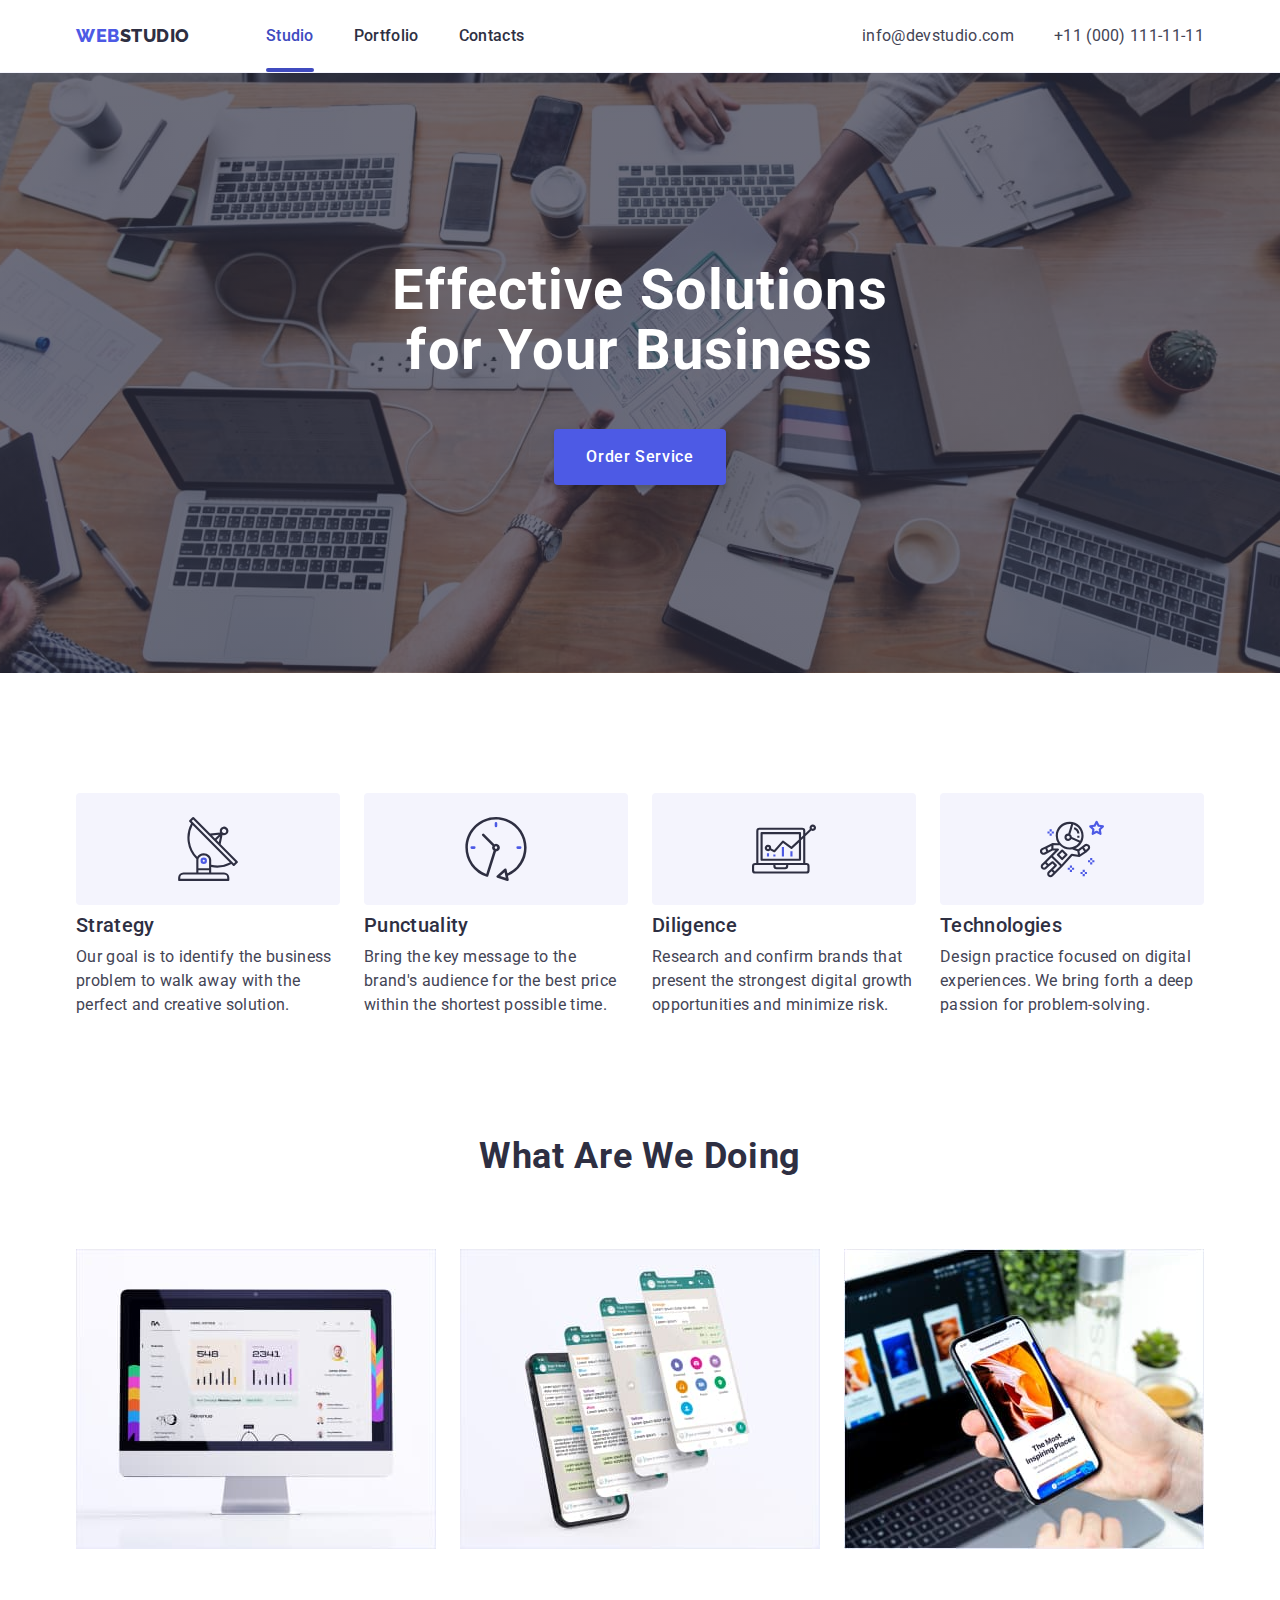
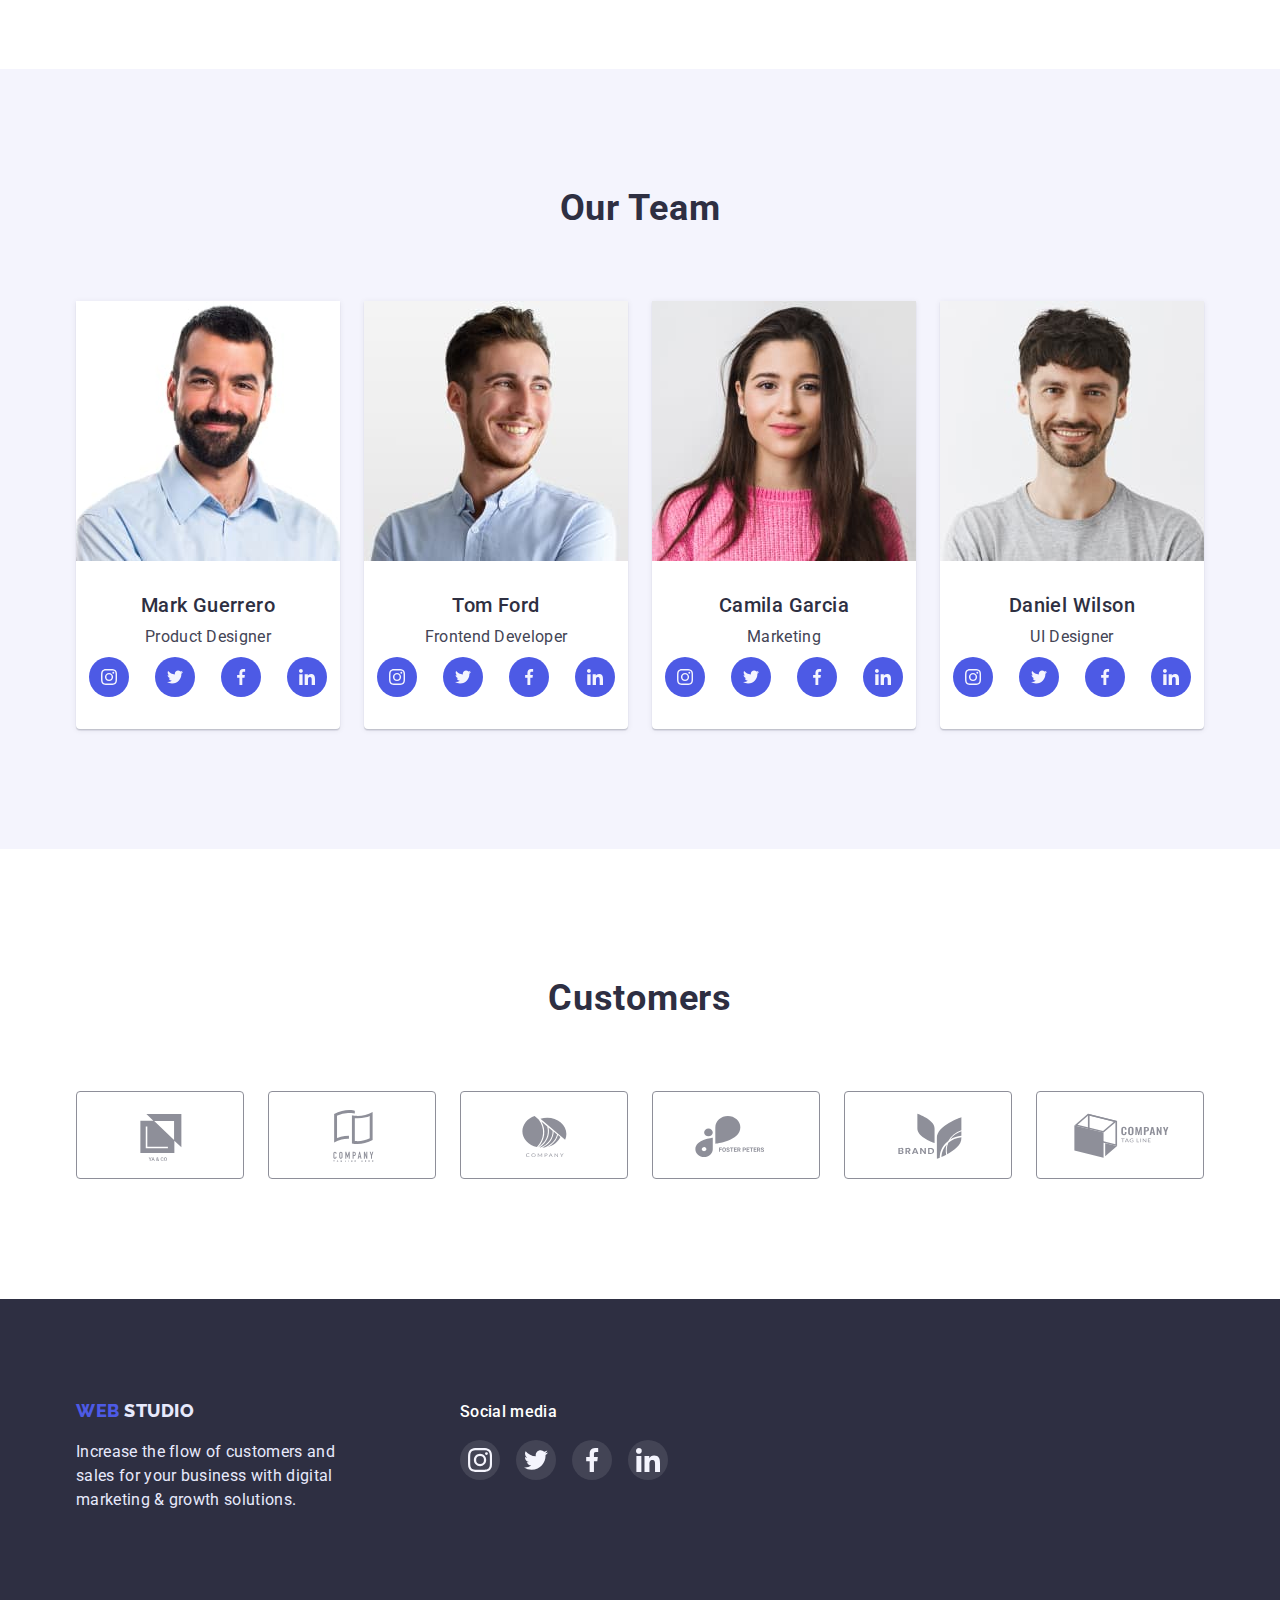
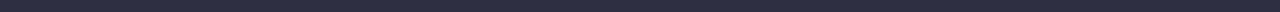
<file: index.html>
<!DOCTYPE html>
<html lang="en">
<head>
  <meta charset="UTF-8">
  <meta http-equiv="X-UA-Compatible" content="IE=edge">
  <meta name="viewport" content="width=device-width, initial-scale=1.0">
  <title>WebStudio</title>
  
  <link rel="preconnect" href="https://fonts.googleapis.com">
  <link rel="preconnect" href="https://fonts.gstatic.com" crossorigin>
  <link href="https://fonts.googleapis.com/css2?family=Raleway:wght@800&family=Roboto:wght@400;500;700;900&display=swap" rel="stylesheet">
  <link rel="stylesheet" href="https://cdn.jsdelivr.net/npm/modern-normalize@1.1.0/modern-normalize.min.css">
  <link rel="stylesheet" href="./css/styles.css">
</head>
 
<body>
  <!-- -------------------header ------------------------------->
  <header class="header-cnt">
      <div class="header-box container">
        <nav class="nav-container">
          <a class="logotype" href=./index.html> <span class="logo-first-color">Web</span>Studio </a>
          <ul class="nav-list list" >
            <li class="item"><a class="header-link currently" href="./index.html"> Studio </a></li>
            <li class="item"><a class="header-link" href="./portfolio.html"> Portfolio </a></li>
            <li class="item"><a class="header-link" href="#"> Contacts </a></li>
          </ul>
        </nav>
        <address>
          <ul class="adress-list list">
            <li class="item"><a class="adress-link" href="mailto:info@devstudio.com"> info@devstudio.com </a></li>
            <li class="item"><a class="adress-link" href="tel:+110001111111"> +11 (000) 111-11-11 </a></li>
          </ul>
        </address> 
      </div>
  </header>
  <main>
    <!-- ==================hero ===============================-->
    <section class="hero">
      <div class="hero-container">
        <h1 class="hero-header"> Effective Solutions for Your Business </h1>
        <button  data-modal-open class="hero-btn" type=button>Order Service</button>
      </div>
    </section>
    <!--=========================about============================ -->
    <section class="about">
      <div class="container"><h2 class="visually-hidden"> What we are doing </h2>
        <ul class="about-list list">
          <li class="item">
            <div class="about-icon-box"> 
              <svg width="64" height="64">
                <use href="./images/icons.svg#icon-antenna"></use>
              </svg>
            </div>
            <h3 class="about-header"> Strategy</h3>
            <p>Our goal is to identify the business problem to walk away with the perfect and creative solution. </p>
          </li>
          <li class="item">
            <div class="about-icon-box"> 
              <svg width="64" height="64">
                <use href="./images/icons.svg#icon-clock"></use>
              </svg>
            </div>
            <h3 class="about-header"> Punctuality</h3>
            <p>Bring the key message to the brand's audience for the best price within the shortest possible time.</p>
          </li>
          <li class="item">
            <div class="about-icon-box"> 
              <svg width="64" height="64">
                <use href="./images/icons.svg#icon-diagram"></use>
              </svg>
            </div>
            <h3 class="about-header"> Diligence</h3>
            <p>Research and confirm brands that present the strongest digital growth opportunities and minimize risk.</p>
          </li>
          <li class="item">
            <div class="about-icon-box"> 
              <svg width="64" height="64">
                <use href="./images/icons.svg#icon-astronaut"></use>
              </svg>
            </div>
            <h3 class="about-header"> Technologies</h3>
            <p>Design practice focused on digital experiences. We bring forth a deep passion for problem-solving.</p>
          </li>
        </ul>
      </div>
      
    </section>
    <!--============================== examples work----------------------------------------- -->
    <section class="works">
      <div class="container"> <h2 class="works-header">What are we doing</h2>
        <ul class="works-list list">
          <li class="item"><img src="./images/Rectangle_1.jpg" width="360" alt="Personal Computer"></li>
          <li class="item"><img src="./images/Rectangle_2.jpg" width="360" alt="Messenger"></li>
          <li class="item"><img src="./images/Rectangle_3.jpg" width="360" alt="Web apps"></li>
        </ul>
      </div>
     
    </section>
    <!--================================== staff=================================== -->
    <section class="staff">
      <div class="container"> <h2 class="staff-header">Our Team</h2>
        <ul class="staff-list list">
          <li class="item">
            <div class="box-subtitle">
              <img src="./images/img-1.jpg" width="264" alt="Product Designer">
              <h3 class="staff-subheader">Mark Guerrero</h3>
              <p>Product Designer</p>
              <ul class="icon-list list">
                <li class="icon-item">
                  <a class="social-link" href="#">
                    <svg class="social-icon" >
                      <use href="./images/icons.svg#icon-instagram"></use>
                    </svg>
                  </a>
                </li>
                <li class="icon-item">
                  <a class="social-link" href="#">
                    <svg class="social-icon" >
                      <use href="./images/icons.svg#icon-twitter"></use>
                    </svg>
                  </a>
                </li>
                 <li class="icon-item">
                  <a class="social-link" href="#">
                    <svg class="social-icon" >
                      <use href="./images/icons.svg#icon-facebook"></use>
                    </svg>
                  </a>
                </li>
                 <li class="icon-item">
                  <a class="social-link" href="#">
                    <svg class="social-icon" >
                      <use href="./images/icons.svg#icon-linkedin"></use>
                    </svg>
                  </a>
                </li>
              </ul>
            </div>
          </li>
          <li class="item">
            <div class="box-subtitle">
              <img src="./images/img-2.jpg" width="264" alt="Frontend Developer">
              <h3 class="staff-subheader">Tom Ford</h3>
              <p>Frontend Developer</p>
              <ul class="icon-list list">
                <li class="icon-item">
                  <a class="social-link" href="#">
                    <svg class="social-icon" >
                      <use href="./images/icons.svg#icon-instagram"></use>
                    </svg>
                  </a>
                </li>
                <li class="icon-item">
                  <a class="social-link" href="#">
                    <svg class="social-icon" >
                      <use href="./images/icons.svg#icon-twitter"></use>
                    </svg>
                  </a>
                </li>
                 <li class="icon-item">
                  <a class="social-link" href="#">
                    <svg class="social-icon" >
                      <use href="./images/icons.svg#icon-facebook"></use>
                    </svg>
                  </a>
                </li>
                 <li class="icon-item">
                  <a class="social-link" href="#">
                    <svg class="social-icon" >
                      <use href="./images/icons.svg#icon-linkedin"></use>
                    </svg>
                  </a>
                </li>
              </ul>
            </div>
          </li>
          <li class="item">
            <div class="box-subtitle">
              <img src="./images/img-3.jpg" width="264" alt="Marketing">
              <h3 class="staff-subheader">Camila Garcia</h3>
              <p>Marketing</p>
              <ul class="icon-list list">
                <li class="icon-item">
                  <a class="social-link" href="#">
                    <svg class="social-icon" >
                      <use href="./images/icons.svg#icon-instagram"></use>
                    </svg>
                  </a>
                </li>
                <li class="icon-item">
                  <a class="social-link" href="#">
                    <svg class="social-icon" >
                      <use href="./images/icons.svg#icon-twitter"></use>
                    </svg>
                  </a>
                </li>
                 <li class="icon-item">
                  <a class="social-link" href="#">
                    <svg class="social-icon" >
                      <use href="./images/icons.svg#icon-facebook"></use>
                    </svg>
                  </a>
                </li>
                 <li class="icon-item">
                  <a class="social-link" href="#">
                    <svg class="social-icon" >
                      <use href="./images/icons.svg#icon-linkedin"></use>
                    </svg>
                  </a>
                </li>
              </ul>
            </div>
          </li>
          <li class="item">
            <div class="box-subtitle">
              <img src="./images/img-4.jpg" width="264" alt="UI Designer">
              <h3 class="staff-subheader">Daniel Wilson</h3>
              <p>UI Designer</p>
              <ul class="icon-list list">
                <li class="icon-item">
                  <a class="social-link" href="#">
                    <svg class="social-icon" >
                      <use href="./images/icons.svg#icon-instagram"></use>
                    </svg>
                  </a>
                </li>
                <li class="icon-item">
                  <a class="social-link" href="#">
                    <svg class="social-icon" >
                      <use href="./images/icons.svg#icon-twitter"></use>
                    </svg>
                  </a>
                </li>
                 <li class="icon-item">
                  <a class="social-link" href="#">
                    <svg class="social-icon" >
                      <use href="./images/icons.svg#icon-facebook"></use>
                    </svg>
                  </a>
                </li>
                 <li class="icon-item">
                  <a class="social-link" href="#">
                    <svg class="social-icon" >
                      <use href="./images/icons.svg#icon-linkedin"></use>
                    </svg>
                  </a>
                </li>
              </ul>
            </div>
          </li>
        </ul>
      </div>
    </section>
    <!-- -----------------Customers------------------ -->
    <section class="customers">
      <div class="container">
        <h2 class="customers-title">Customers</h2>
        <ul class="customer-list list">
          <li class="customer-item item">
            <a class="customer-link" href="#">
              <svg class="company-icon" width="104" height="56">
                <use href="./images/icons.svg#icon-company-1"></use>
              </svg>
            </a>
          </li>
           <li class="customer-item item">
            <a class="customer-link" href="#">
              <svg class="company-icon" width="104" height="56">
                <use href="./images/icons.svg#icon-company-2"></use>
              </svg>
            </a>
          </li>
           <li class="customer-item item">
            <a class="customer-link" href="#">
              <svg class="company-icon" width="104" height="56">
                <use href="./images/icons.svg#icon-company-3"></use>
              </svg>
            </a>
          </li>
           <li class="customer-item item">
            <a class="customer-link" href="#">
              <svg class="company-icon" width="104" height="56">
                <use href="./images/icons.svg#icon-company-4"></use>
              </svg>
            </a>
          </li>
           <li class="customer-item item">
            <a class="customer-link" href="#">
              <svg class="company-icon" width="104" height="56">
                <use href="./images/icons.svg#icon-company-5"></use>
              </svg>
            </a>
          </li>
           <li class="customer-item item">
            <a class="customer-link" href="#">
              <svg class="company-icon" width="104" height="56">
                <use href="./images/icons.svg#icon-company-6"></use>
              </svg>
            </a>
          </li>
 
      </div>
    </section>
  </main>
  <!-- --------------------------------footer-------------------------- -->
  <footer class="footer-container">
    <div class="container footer-wrap">
      <div class="footer-left-part">
        <a class="logotype footer-logo" href=./index.html> <span class="logo-first-color">Web</span> Studio </a>
        <p class="footer-text"> Increase the flow of customers and sales for your business with digital marketing & growth solutions. </p> 
      </div>
      <div class="cocial-link-wrap">
        <p class="social-link-text">Social media</p>
        <ul class="footer-list list">
          <li class="footer-icon-item">
            <a class="footer-social-link" href="#">
              <svg class="footer-social-icon" >
                <use href="./images/icons.svg#icon-instagram"></use>
              </svg>
            </a>
          </li>
           <li class="footer-icon-item">
            <a class="footer-social-link" href="#">
              <svg class="footer-social-icon" >
                <use href="./images/icons.svg#icon-twitter"></use>
              </svg>
            </a>
          </li>
           <li class="footer-icon-item">
            <a class="footer-social-link" href="#">
              <svg class="footer-social-icon" >
                <use href="./images/icons.svg#icon-facebook"></use>
              </svg>
            </a>
          </li>
           <li class="footer-icon-item">
            <a class="footer-social-link" href="#">
              <svg class="footer-social-icon" >
                <use href="./images/icons.svg#icon-linkedin"></use>
              </svg>
            </a>
          </li>
        </ul>
      </div> 
    </div>
  </footer>
  <!-- ----------------------modal======================= -->
  <div data-modal class="backdrop is-hidden">
    <div class="modal">
      <button  data-modal-close class="modal-close">
        <svg xmlns="http://www.w3.org/2000/svg" width="8" height="8" viewBox="0 0 32 32"><path d="M32 3.224l-3.224-3.224-12.776 12.776-12.776-12.776-3.224 3.224 12.776 12.776-12.776 12.776 3.224 3.224 12.776-12.776 12.776 12.776 3.224-3.224-12.776-12.776 12.776-12.776z"></path></svg>
      </button>
    </div>
  </div>
  <script src="./JS/modal.js"></script>
</body>
</html>
</file>
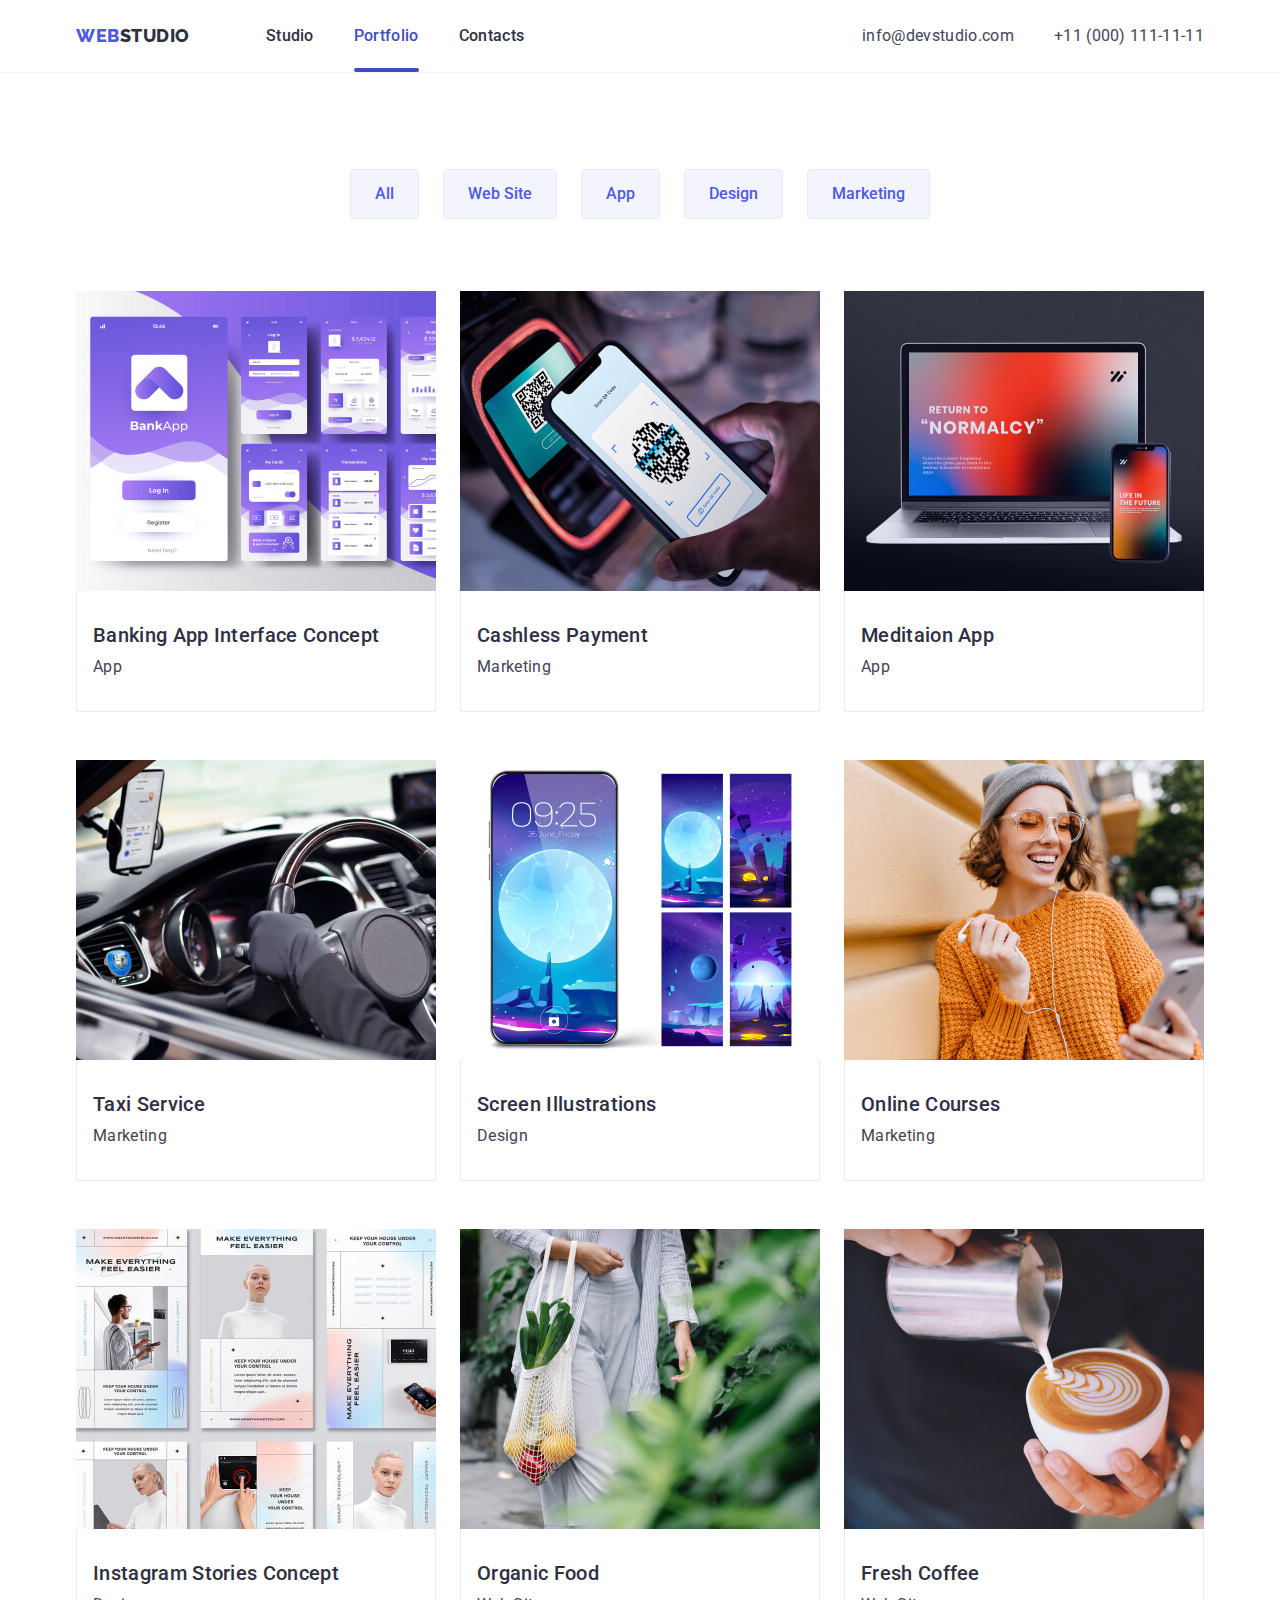
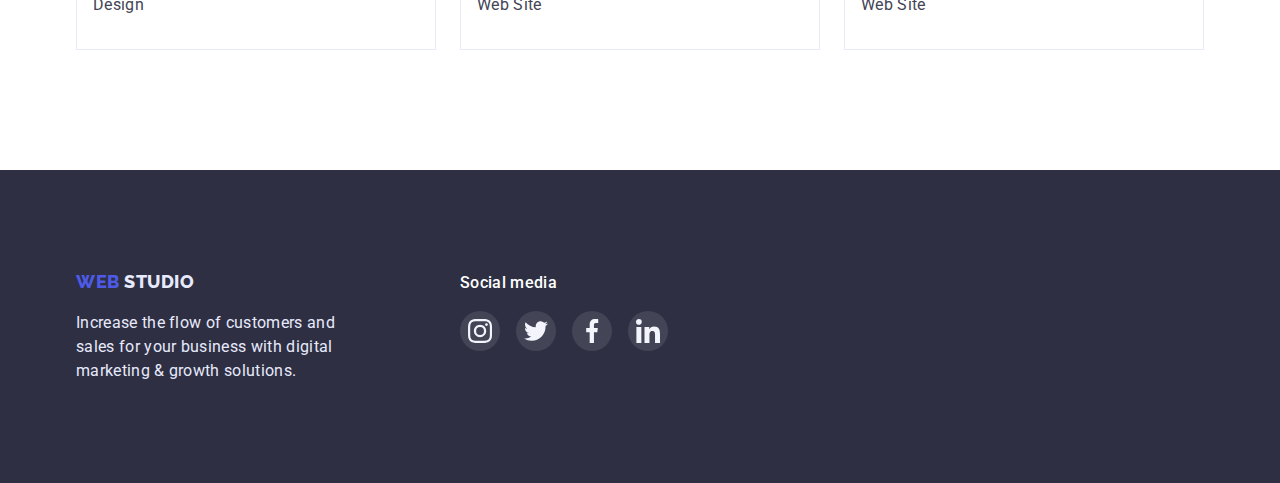
<file: portfolio.html>
<!DOCTYPE html>
<html lang="en">
  <head>
    <meta charset="UTF-8" />
    <meta http-equiv="X-UA-Compatible" content="IE=edge" />
    <meta name="viewport" content="width=device-width, initial-scale=1.0" />
    <title>Portfolio</title>
    <link rel="preconnect" href="https://fonts.googleapis.com">
    <link rel="preconnect" href="https://fonts.gstatic.com" crossorigin>
    <link href="https://fonts.googleapis.com/css2?family=Raleway:wght@800&family=Roboto:wght@400;500;700;900&display=swap" rel="stylesheet">
    <link rel="stylesheet" href="https://cdn.jsdelivr.net/npm/modern-normalize@1.1.0/modern-normalize.min.css">
    <link rel="stylesheet" href="./css/styles.css">
  </head>
  <body>
    <!-- header -->
    <header class="header-cnt">
      <div class="header-box container">
        <nav class="nav-container">
          <a class="logotype" href=./index.html> <span class="logo-first-color">Web</span>Studio </a>
          <ul class="nav-list list" >
            <li class="item"><a class="header-link" href="./index.html"> Studio </a></li>
            <li class="item"><a class="header-link currently" href="./portfolio.html"> Portfolio </a></li>
            <li class="item"><a class="header-link" href="#"> Contacts </a></li>
          </ul>
        </nav>
        <address>
          <ul class="adress-list list">
            <li class="item"><a class="adress-link" href="mailto:info@devstudio.com"> info@devstudio.com </a></li>
            <li class="item"><a class="adress-link" href="tel:+110001111111"> +11 (000) 111-11-11 </a></li>
          </ul>
        </address> 
      </div>
  </header>
    <main> 
      <!-- filtres -->
      <section class="galery">
        <div class="container">
          <ul class="filtres-list list">
            <li class="item"><button class="filtres-button" type="button">All</button></li>
            <li class="item"><button class="filtres-button" type="button">Web Site</button></li>
            <li class="item"><button class="filtres-button" type="button">App</button></li>
            <li class="item"><button class="filtres-button" type="button">Design</button></li>
            <li class="item"><button class="filtres-button" type="button">Marketing</button></li>
          </ul>   
             <!--gallery  -->
          <h1 class="visually-hidden">Portfolio</h1>
          <ul class="galery-list list">
            <li class="item">
              <a class="gallery-link" href="#">
                <div class="gallery-thump">
                  <img src="./images/portfolio/bankapp.jpg" width="360" height="300" alt="Banking app">
                  <div class="hidden-text">
                    <p>14 Stylish and User-Friendly App Design Concepts · Task Manager App · Calorie Tracker App · Exotic Fruit Ecommerce App · Cloud Storage App</p>
                  </div>
                </div>
                  <div class="box-subtitle"><h2 class="gallery-header">Banking App Interface Concept</h2>
                  <p>App</p></div>
              </a>
            </li>
            <li class="item">
              <a class="gallery-link" href="#">
                <div class="gallery-thump">
                  <img src="./images/portfolio/cashlesspay.jpg" width="360" height="300" alt="cashless Payment ">
                  <div class="hidden-text">
                    <p>14 Stylish and User-Friendly App Design Concepts · Task Manager App · Calorie Tracker App · Exotic Fruit Ecommerce App · Cloud Storage App</p>
                  </div>
                </div>
                <div class="box-subtitle"><h2 class="gallery-header">Cashless Payment</h2>
                  <p>Marketing</p></div>
              </a>
              </li>
            <li class="item">         
              <a class="gallery-link " href="#">
                <div class="gallery-thump">
                  <img src="./images/portfolio/meditaionapp.jpg" width="360" height="300" alt="meditation app">
                  <div class="hidden-text">
                    <p>14 Stylish and User-Friendly App Design Concepts · Task Manager App · Calorie Tracker App · Exotic Fruit Ecommerce App · Cloud Storage App</p>
                  </div>
                </div>
                <div class="box-subtitle"><h2 class="gallery-header">Meditaion App</h2>
                  <p>App</p></div>
              </a>
            </li>
            <li class="item">            
              <a class="gallery-link" href="#">
                <div class="gallery-thump">
                  <img src="./images/portfolio/taxi.jpg" width="360" height="300" alt="taxi App"> 
                  <div class="hidden-text">
                    <p>14 Stylish and User-Friendly App Design Concepts · Task Manager App · Calorie Tracker App · Exotic Fruit Ecommerce App · Cloud Storage App</p>
                  </div>
                </div>
                <div class="box-subtitle"><h2 class="gallery-header">Taxi Service</h2>
                  <p>Marketing</p></div>
              </a>
            </li>
            <li class="item">
              <a class="gallery-link" href="#">
                <div class="gallery-thump">
                  <img src="./images/portfolio/screenillustration.jpg" width="360" height="300" alt="Phone screen">
                  <div class="hidden-text">
                    <p>14 Stylish and User-Friendly App Design Concepts · Task Manager App · Calorie Tracker App · Exotic Fruit Ecommerce App · Cloud Storage App</p>
                  </div>
                </div>
                <div class="box-subtitle">
                  <h2 class="gallery-header">Screen Illustrations</h2>
                  <p>Design</p>
                </div>
              </a>
            </li>
            <li class="item">
              <a class="gallery-link" href="#">
                <div class="gallery-thump">
                  <img src="./images/portfolio/onlinecourses.jpg" width="360" height="300" alt="online courses">
                  <div class="hidden-text">
                    <p>14 Stylish and User-Friendly App Design Concepts · Task Manager App · Calorie Tracker App · Exotic Fruit Ecommerce App · Cloud Storage App</p>
                  </div>
                </div>
                <div class="box-subtitle"><h2 class="gallery-header">Online Courses</h2>
                  <p>Marketing</p></div>
              </a>
            </li>
            <li class="item">
              <a class="gallery-link" href="#">
                <div class="gallery-thump">
                  <img src="./images/portfolio/instconcept.jpg" width="360" height="300" alt="Instagram Stories">
                  <div class="hidden-text">
                    <p>14 Stylish and User-Friendly App Design Concepts · Task Manager App · Calorie Tracker App · Exotic Fruit Ecommerce App · Cloud Storage App</p>
                  </div>
                </div>
                <div class="box-subtitle"><h2 class="gallery-header">Instagram Stories Concept</h2>
                  <p>Design</p></div>
              </a>
            </li>
            <li class="item">
              <a class="gallery-link" href="#">
                <div class="gallery-thump">
                  <img src="./images/portfolio/organicfood.jpg" width="360" height="300" alt="organic food">
                  <div class="hidden-text">
                    <p>14 Stylish and User-Friendly App Design Concepts · Task Manager App · Calorie Tracker App · Exotic Fruit Ecommerce App · Cloud Storage App</p>
                  </div>
                </div>
                <div class="box-subtitle"><h2 class="gallery-header">Organic Food</h2>
                  <p>Web Site</p></div>
              </a>
            </li>
            <li class="item">
              <a class="gallery-link" href="#">
                <div class="gallery-thump">
                  <img src="./images/portfolio/freshcoffee.jpg" width="360" height="300" alt="coffe">
                  <div class="hidden-text">
                    <p>14 Stylish and User-Friendly App Design Concepts · Task Manager App · Calorie Tracker App · Exotic Fruit Ecommerce App · Cloud Storage App</p>
                  </div>
                </div>
                <div class="box-subtitle"><h2 class="gallery-header">Fresh Coffee</h2>
                  <p>Web Site</p></div>
              </a>
            </li>
          </ul>
        </div>      
      </section>
    </main>
    <footer class="footer-container">
    <div class="container footer-wrap">
      <div class="footer-left-part">
        <a class="logotype footer-logo" href=./index.html> <span class="logo-first-color">Web</span> Studio </a>
        <p class="footer-text"> Increase the flow of customers and sales for your business with digital marketing & growth solutions. </p> 
      </div>
      <div class="cocial-link-wrap">
        <p class="social-link-text">Social media</p>
        <ul class="footer-list list">
          <li class="footer-icon-item">
            <a class="footer-social-link" href="#">
              <svg class="footer-social-icon" >
                <use href="./images/icons.svg#icon-instagram"></use>
              </svg>
            </a>
          </li>
           <li class="footer-icon-item">
            <a class="footer-social-link" href="#">
              <svg class="footer-social-icon" >
                <use href="./images/icons.svg#icon-twitter"></use>
              </svg>
            </a>
          </li>
           <li class="footer-icon-item">
            <a class="footer-social-link" href="#">
              <svg class="footer-social-icon" >
                <use href="./images/icons.svg#icon-facebook"></use>
              </svg>
            </a>
          </li>
           <li class="footer-icon-item">
            <a class="footer-social-link" href="#">
              <svg class="footer-social-icon" >
                <use href="./images/icons.svg#icon-linkedin"></use>
              </svg>
            </a>
          </li>
        </ul>
      </div> 
    </div>
  </footer>
  </body>
 </html>
</file>
<file: css/styles.css>
:root {
  --main-page-color: #434455;
  --header-color: #2e2f42;
  --hero-color: #ffffff;
  --footer-text-color: #e7e9fc;
  --hover-btn-color: #404bbf;
  --btn-first-color: #ffffff;
  --btn-second-color: #4d5ae5;
  --background-first-color: #2e2f42;
  --background-second-color: #f4f4fd;
  --company-icon-color: #8e8f99;
  --footer-hover-color: #31d0aa;
  --footer-pre-hover-color: rgba(255, 255, 255, 10%);
  --timing-function: cubic-bezier(0.4, 0, 0.2, 1);
}

body {
  font-family: 'Roboto', sans-serif;
  color: var(--main-page-color);
  font-size: 16px;
  line-height: 1.5;
  letter-spacing: 0.02em;
  background-color: #ffffff;
}

ul {
  padding: 0;
  margin: 0;
}
img {
  display: block;
  max-width: 100%;
  height: auto;
}
p {
  margin: 0;
}
.list {
  list-style: none;
  display: flex;
}

.container {
  width: 1158px;
  padding-left: 15px;
  padding-right: 15px;
  margin: 0 auto;
}

.visually-hidden {
  position: absolute;
  width: 1px;
  height: 1px;
  margin: -1px;
  border: 0;
  padding: 0;
  white-space: nowrap;
  clip-path: inset(100%);
  clip: rect(0 0 0 0);
  overflow: hidden;
}

/* logotype */
.logotype {
  font-family: 'Raleway', sans-serif;
  color: var(--header-color);
  text-decoration: none;
  font-weight: 800;
  font-size: 18px;
  line-height: 1.33;
  text-transform: uppercase;
  letter-spacing: 0.03em;
}

.logo-first-color {
  color: var(--btn-second-color);
}

.logotype.footer-logo {
  color: var(--footer-text-color);
}

/*----------------------------------------------------------- header ---------------------------------------------*/
.header-cnt {
  border-bottom-width: 1px;
  border-bottom-style: solid;
  border-bottom-color: var(--background-second-color);
}
.header-box {
  display: flex;
  justify-content: space-between;
  align-items: center;
}
.nav-list {
  position: relative;
  margin-left: 76px;
}
.nav-list .item {
  margin-right: 40px;
}

.nav-list .item:last-child {
  margin-right: 0px;
}

.nav-container {
  display: flex;
  align-items: center;
}
/* header link */

.header-link:hover,
.header-link:focus {
  color: var(--hover-btn-color);
}

.header-link {
  display: block;
  position: relative;
  padding-top: 24px;
  padding-bottom: 24px;

  font-weight: 500;
  font-size: 16px;
  line-height: 1.5;
  letter-spacing: 0.02em;
  color: var(--header-color);
  text-decoration: none;

  transition: color 250ms var(--timing-function);
}

/* nav adress */

.adress-link:hover,
.adress-link:focus {
  color: var(--hover-btn-color);
}
.adress-list .item + .item {
  margin-left: 40px;
}

.adress-link {
  padding: 24px 0px;

  font-style: normal;
  font-size: 16px;
  line-height: 1.5;
  letter-spacing: 0.02em;
  color: var(--main-page-color);
  text-decoration: none;

  transition: color 250ms var(--timing-function);
}

.currently {
  color: var(--hover-btn-color);
}

.currently::after {
  position: absolute;
  bottom: 0;
  display: block;
  content: '';
  width: 100%;
  height: 4px;
  border-radius: 2px;
  background-color: var(--hover-btn-color);
}

/* --------------------hero--------------------------------- */
.hero {
  padding: 188px;
  text-align: center;
  background-image: linear-gradient(rgba(46, 47, 66, 0.7), rgba(46, 47, 66, 0.7)),
    url(../images/hero-background.jpg);
  background-repeat: no-repeat;
  background-position: center;
  background-color: var(--background-first-color);
  max-width: 1440px;
  margin-left: auto;
  margin-right: auto;
}

.hero-header {
  margin: 0 auto 48px;
  width: 506px;
  color: var(--hero-color);
  font-weight: 700;
  font-size: 56px;
  line-height: 1.07;
  text-align: center;
  letter-spacing: 0.02em;
}

.hero-btn:hover,
.hero-btn:focus {
  background: var(--hover-btn-color);
}
.hero-btn {
  padding: 16px 32px;
  border: 0px;
  border-radius: 4px;
  text-align: center;

  font-family: inherit;
  font-size: 16px;
  font-weight: 500;
  line-height: 1.5;
  letter-spacing: 0.04em;
  color: var(--btn-first-color);
  background: var(--btn-second-color);
  box-shadow: 0px 4px 4px rgba(0, 0, 0, 0.15);
  cursor: pointer;

  transition: background 250ms var(--timing-function);
}

/* -----------------------------about----------------------------------- */

.about {
  padding-top: 120px;
  padding-bottom: 120px;
}

.about-icon-box {
  display: flex;
  justify-content: center;
  align-items: center;
  width: 264px;
  height: 112px;
  background: #f4f4fd;
  border-radius: 4px;
  margin-bottom: 8px;
}

.about-list .item {
  width: calc((100%-24px * 3) / 4);
  margin-right: 24px;
}

.about-list .item:last-child {
  margin-right: 0;
}

.about-header {
  margin-top: 0;
  margin-bottom: 8px;
  color: var(--header-color);
  font-weight: 500;
  font-size: 20px;
  line-height: 1.2;
}

/* ------------------------examples words------------------------------------------ */
.works {
  padding-bottom: 120px;
}
.works-list .item {
  width: calc((100%-48px) / 3);
  margin-right: 24px;
}

.works-list .item:last-child {
  margin-right: 0;
}

.works-header {
  margin-top: 0;
  margin-bottom: 72px;

  color: var(--header-color);
  font-weight: 700;
  font-size: 36px;
  line-height: 1.11;
  text-align: center;
  letter-spacing: 0.02em;
  text-transform: capitalize;
}

/*--------------------------------staff-------------------------------- */

.staff {
  background: var(--background-second-color);
  padding-bottom: 120px;
  padding-top: 120px;
}

.staff-list .item {
  width: calc((100%-3 * 24px) / 4);
  margin-right: 24px;
}
.staff-list .item:last-child {
  margin-right: 0px;
}

.staff-header {
  margin-top: 0;

  margin-bottom: 72px;
  color: var(--header-color);
  font-weight: 700;
  font-size: 36px;
  line-height: 1.11;
  text-align: center;
  letter-spacing: 0.02em;
  text-transform: capitalize;
}

.staff .box-subtitle {
  background: var(--btn-first-color);
  box-shadow: 0px 1px 6px rgba(46, 47, 66, 0.08), 0px 1px 1px rgba(46, 47, 66, 0.16),
    0px 2px 1px rgba(46, 47, 66, 0.08);
  border-radius: 0px 0px 4px 4px;
  text-align: center;
  padding: 0 0 32px 0;
}

.staff-subheader {
  margin: 32px 0 8px 0;
  color: var(--header-color);
  font-weight: 500;
  font-size: 20px;
  line-height: 1.2;
  letter-spacing: 0.02em;
}

/* ----------------------social-media-icon------------------------- */
.icon-list {
  display: flex;
  justify-content: space-around;
  align-items: center;
  margin-top: 8px;
}

.social-link {
  display: flex;
  align-items: center;
  justify-content: center;
  background: var(--btn-second-color);
  border-radius: 50%;
  width: 40px;
  height: 40px;

  transition: background 250ms var(--timing-function);
}

.social-link:hover,
.social-link:focus {
  background: var(--hover-btn-color);
}
.social-icon {
  width: 16px;
  height: 16px;
}

/* ---------------------customers---------------------------------------------- */
.customers {
  padding-top: 130px;
  padding-bottom: 120px;
}
.customers-title {
  margin-top: 0;
  margin-bottom: 72px;
  color: var(--header-color);
  font-weight: 700;
  font-size: 36px;
  line-height: 1.11;
  text-align: center;
  letter-spacing: 0.02em;
  text-transform: capitalize;
}

.customer-link {
  display: flex;
  border: 1px solid var(--company-icon-color);
  border-radius: 4px;
  width: 168px;
  height: 88px;
  justify-content: center;
  align-items: center;
  color: var(--company-icon-color);
  transition: color 250ms var(--timing-function), border 250ms var(--timing-function);
}
.customer-list .customer-item {
  width: calc((100%-5 * 24px) / 6);
  margin-right: 24px;
}

.customer-list .customer-item:last-child {
  margin-right: 0;
}

.customer-link:hover,
.customer-link:focus {
  color: var(--hover-btn-color);
  border: 1px solid var(--hover-btn-color);
}
.company-icon {
  fill: currentColor;
}
/*------------------------------ footer --------------------------------------------*/

.footer-container {
  background-color: var(--background-first-color);
  padding-top: 100px;
  padding-bottom: 100px;
}

.footer-wrap {
  display: flex;
  align-items: baseline;
}
.footer-text {
  width: 264px;
  margin-top: 16px;
  color: var(--footer-text-color);
}
.footer-left-part {
  margin-right: 120px;
}

.social-link-text {
  font-weight: 500;
  color: var(--btn-first-color);
  margin: 0;
  padding: 0;
  margin-bottom: 16px;
  text-decoration: none;
}

.social-link-wrap {
  display: flex;
  width: 208px;
}

.footer-list .footer-icon-item {
  margin-right: 16px;
}
.footer-list .footer-icon-item:last-child {
  margin-right: 0;
}

.footer-social-link {
  background: var(--footer-pre-hover-color);
  display: flex;
  align-items: center;
  justify-content: center;
  border-radius: 50%;
  width: 40px;
  height: 40px;
  transition: background 250ms var(--timing-function);
}

.footer-social-link:hover,
.footer-social-link:focus {
  background: var(--footer-hover-color);
}

.footer-social-icon {
  width: 24px;
  height: 24px;
}

/*  --------------------------------------PORTFOLIO!-------------------------!!!!!!!!!*/

/* filtres */

.galery {
  padding-top: 96px;
  padding-bottom: 120px;
}

.filtres-list {
  margin-bottom: 72px;
  list-style: none;
  display: flex;
  justify-content: center;
}

.filtres-list .item {
  margin-right: 24px;
}

.filtres-list .item:last-child {
  margin-right: 0;
}

.filtres-button:hover,
.filtres-button:focus {
  background: var(--hover-btn-color);
  color: var(--btn-first-color);
  box-shadow: 0px 3px 1px rgba(0, 0, 0, 0.1), 0px 2px 1px rgba(0, 0, 0, 0.08),
    0px 2px 2px rgba(0, 0, 0, 0.12);
  border: 1px solid var(--hover-btn-color);
}

.filtres-button {
  padding: 12px 24px;
  border: 1px solid #e7e9fc;
  border-radius: 4px;

  font-family: inherit;
  box-shadow: none;
  color: var(--btn-second-color);
  font-weight: 500;
  font-size: 16px;
  line-height: 1.5;
  background: var(--background-second-color);
  cursor: pointer;
  transition: color 250ms var(--timing-function), background 250ms var(--timing-function),
    border 250ms var(--timing-function), box-shadow 250ms var(--timing-function);
}

/* -----------------galery ---------------------*/

.galery-list {
  flex-wrap: wrap;
}

.galery-list .item {
  margin-right: 24px;
  margin-bottom: 48px;
  width: calc((100% - (24px * 2)) / 3);
}

.galery-list .item:nth-child(3n) {
  margin-right: 0;
}
.galery-list .item:nth-last-child(-n + 3) {
  margin-bottom: 0;
}

.gallery-link {
  display: block;
  color: var(--main-page-color);
  text-decoration: none;
  margin: 0;
  box-shadow: none;
  transition: box-shadow 250ms var(--timing-function);
}

.gallery-link:hover,
.gallery-link:focus {
  box-shadow: 0px 1px 6px rgb(46 47 66 / 8%), 0px 1px 1px rgb(46 47 66 / 16%),
    0px 2px 1px rgb(46 47 66 / 8%);
}

.gallery-header {
  margin: 0;
  margin-bottom: 8px;
  color: var(--header-color);
  font-weight: 500;
  font-size: 20px;
  line-height: 1.2;
}

.gallery-link .box-subtitle {
  padding: 32px 0px;
  border-width: 0px 1px 1px 1px;
  border-style: solid;
  border-color: var(--footer-text-color);
  padding-left: 16px;
}

/* -------------------------hidden-content---------------------------- */
.gallery-thump {
  position: relative;
  overflow: hidden;
}

.item .gallery-link:hover .hidden-text {
  transform: translateY(0);
}

.hidden-text {
  position: absolute;
  top: 0;
  width: 100%;
  height: 100%;
  padding-top: 40px;
  padding-left: 32px;
  padding-right: 32px;
  background-color: var(--btn-second-color);

  transform: translateY(100%);
  transition: transform 250ms var(--timing-function);
  color: var(--background-second-color);
}

/* ------------------------modal------------------ */

.backdrop {
  position: fixed;
  top: 0;
  left: 0;
  width: 100%;
  height: 100%;
  background-color: rgba(46, 47, 66, 0.4);
  opacity: 1;

  transition: opacity 250ms var(--timing-function);
}

.backdrop.is-hidden {
  pointer-events: none;
  opacity: 0;
}

.backdrop.is-hidden .modal {
  transform: translate(-50%, -50%) scale(0.8);
}

.modal {
  position: absolute;
  top: 50%;
  left: 50%;
  transform: translate(-50%, -50%) scale(1);
  width: 408px;
  height: 576px;
  padding: 24px;
  background: #fcfcfc;
  box-shadow: 0px 1px 1px rgba(0, 0, 0, 0.14), 0px 1px 3px rgba(0, 0, 0, 0.12),
    0px 2px 1px rgba(0, 0, 0, 0.2);
  border-radius: 4px;

  transition: transform 250ms var(--timing-function);
}

.modal-close {
  position: absolute;
  top: 24px;
  right: 24px;
  display: flex;
  align-items: center;
  justify-content: center;
  height: 24px;
  width: 24px;
  cursor: pointer;

  border: 1px solid rgba(0, 0, 0, 0.1);
  border-radius: 50%;
  background: var(--footer-text-color);

  transition: fill 250ms var(--timing-function), border 250ms var(--timing-function),
    background 250ms var(--timing-function);
}

.modal-close:hover {
  background: var(--hover-btn-color);
  fill: #fff;
  border: 1px solid var(--hover-btn-color);
}
</file>
